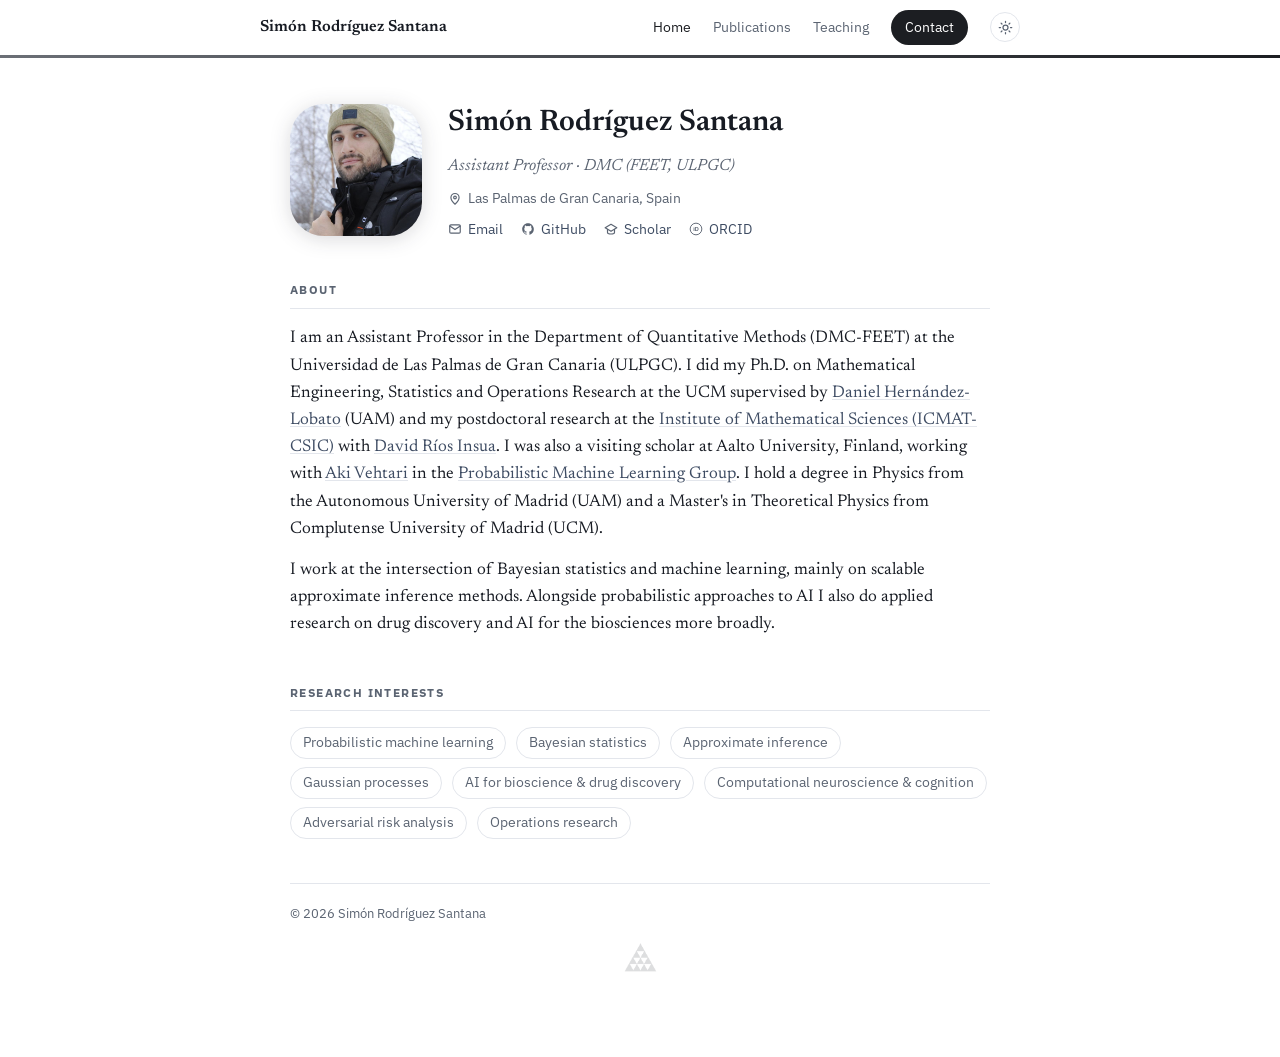
<file: index.html>
<!doctype html>
<html lang="en">
<head>
<meta charset="utf-8">
<script>try{if(localStorage.getItem('theme')==='dark')document.documentElement.setAttribute('data-theme','dark')}catch(e){}</script>
<meta name="viewport" content="width=device-width, initial-scale=1">
<title>Simón Rodríguez Santana</title>
<meta name="description" content="Simón Rodríguez Santana — Assistant Professor, Department of Quantitative Methods, Universidad de Las Palmas de Gran Canaria (ULPGC). Probabilistic machine learning, Bayesian statistics, approximate inference.">
<link rel="preconnect" href="https://fonts.gstatic.com" crossorigin>
<link rel="stylesheet" href="https://fonts.googleapis.com/css2?family=Newsreader:ital,wght@0,400;0,500;0,600;1,400;1,500&family=IBM+Plex+Sans:wght@400;500;600&family=IBM+Plex+Mono:wght@400;500&display=swap">
<link rel="stylesheet" href="style.css">
</head>
<body>

<header id="topbar">
  <div class="topbar-inner">
    <a class="topbar-brand" href="index.html">Simón Rodríguez Santana</a>
    <nav class="topbar-nav">
      <a href="index.html" class="active">Home</a>
      <a href="publications.html">Publications</a>
      <a href="teaching.html">Teaching</a>
      <a href="contact.html" class="button">Contact</a>
      <button class="theme-toggle" id="themeToggle" type="button" aria-label="Toggle dark mode">
        <svg class="icon-sun" viewBox="0 0 24 24" fill="none" stroke="currentColor" stroke-width="2" stroke-linecap="round" stroke-linejoin="round"><circle cx="12" cy="12" r="4"/><path d="M12 2v2M12 20v2M4.93 4.93l1.41 1.41M17.66 17.66l1.41 1.41M2 12h2M20 12h2M4.93 19.07l1.41-1.41M17.66 6.34l1.41-1.41"/></svg>
        <svg class="icon-moon" viewBox="0 0 24 24" fill="none" stroke="currentColor" stroke-width="2" stroke-linecap="round" stroke-linejoin="round"><path d="M21 12.8A9 9 0 1 1 11.2 3 7 7 0 0 0 21 12.8Z"/></svg>
      </button>
    </nav>
  </div>
</header>

<div class="page">

  <header class="hero">
    <img class="avatar" src="assets/photo.png" alt="Simón Rodríguez Santana">
    <div class="hero-text">
      <h1>Simón Rodríguez Santana</h1>
      <p class="title">Assistant Professor · DMC (FEET, ULPGC)</p>
      <ul class="quick-links">
        <li class="loc-row">
          <svg viewBox="0 0 24 24" fill="none" stroke="currentColor" stroke-width="2" stroke-linecap="round" stroke-linejoin="round"><path d="M12 21s-7-6.1-7-11.5A7 7 0 0 1 19 9.5C19 14.9 12 21 12 21Z"/><circle cx="12" cy="9.5" r="2.3"/></svg>
          <span>Las Palmas de Gran Canaria, Spain</span>
        </li>
        <li class="links-row">
          <span class="link-item">
            <svg viewBox="0 0 24 24" fill="none" stroke="currentColor" stroke-width="2" stroke-linecap="round" stroke-linejoin="round"><rect x="3" y="5" width="18" height="14" rx="2"/><path d="m3 7 9 6 9-6"/></svg>
            <a href="mailto:simon.rodriguez@ulpgc.es">Email</a>
          </span>
          <span class="link-item">
            <svg viewBox="0 0 24 24" fill="currentColor"><path d="M12 2C6.48 2 2 6.58 2 12.2c0 4.5 2.87 8.32 6.84 9.67.5.1.68-.22.68-.5 0-.24-.01-.87-.01-1.71-2.78.62-3.37-1.37-3.37-1.37-.46-1.2-1.11-1.52-1.11-1.52-.9-.63.07-.62.07-.62 1 .07 1.53 1.05 1.53 1.05.9 1.55 2.34 1.11 2.91.85.09-.66.35-1.11.64-1.36-2.22-.26-4.56-1.14-4.56-5.07 0-1.12.39-2.03 1.03-2.75-.1-.26-.45-1.31.1-2.73 0 0 .84-.27 2.75 1.05a9.3 9.3 0 0 1 5 0c1.9-1.32 2.74-1.05 2.74-1.05.56 1.42.21 2.47.1 2.73.65.72 1.03 1.63 1.03 2.75 0 3.94-2.34 4.8-4.57 5.06.36.32.68.94.68 1.9 0 1.37-.01 2.47-.01 2.81 0 .27.18.6.69.5A10.2 10.2 0 0 0 22 12.2C22 6.58 17.52 2 12 2Z"/></svg>
            <a href="https://github.com/simonrsantana" target="_blank" rel="noopener">GitHub</a>
          </span>
          <span class="link-item">
            <svg viewBox="0 0 24 24" fill="none" stroke="currentColor" stroke-width="2" stroke-linecap="round" stroke-linejoin="round"><path d="M22 10 12 4 2 10l10 6 10-6Z"/><path d="M6 12.5V18c0 1 2.5 2.5 6 2.5s6-1.5 6-2.5v-5.5"/></svg>
            <a href="https://scholar.google.com/citations?user=9x_tXzwAAAAJ&hl=en" target="_blank" rel="noopener">Scholar</a>
          </span>
          <span class="link-item">
            <svg viewBox="0 0 24 24" fill="none" stroke="currentColor" stroke-width="1.6"><circle cx="12" cy="12" r="10"/><text x="12" y="15.8" text-anchor="middle" font-family="Arial, sans-serif" font-size="9.5" font-weight="700" fill="currentColor" stroke="none">iD</text></svg>
            <a href="https://orcid.org/0000-0003-3760-0520" target="_blank" rel="noopener">ORCID</a>
          </span>
        </li>
      </ul>
    </div>
  </header>

  <section id="about">
    <h2>About</h2>
    <p>
      I am an Assistant Professor in the Department of Quantitative Methods (DMC-FEET) at the Universidad de Las Palmas de Gran
      Canaria (ULPGC). I did my Ph.D. on Mathematical Engineering, Statistics and Operations
      Research at the UCM supervised by <a href="https://dhnzl.org/" target="_blank" rel="noopener">Daniel Hernández-Lobato</a> (UAM) and my postdoctoral research at the <a href="https://www.icmat.es/" target="_blank" rel="noopener">Institute of
      Mathematical Sciences (ICMAT-CSIC)</a> with <a href="https://www.davidriosinsua.es/" target="_blank" rel="noopener">David Ríos Insua</a>. I was also a visiting scholar at Aalto University, Finland, working
      with <a href="https://users.aalto.fi/~ave/" target="_blank" rel="noopener">Aki Vehtari</a> in the <a href="https://research.cs.aalto.fi/pml/" target="_blank" rel="noopener">Probabilistic Machine Learning Group</a>. I hold a degree in Physics from the Autonomous University of Madrid (UAM) and a
      Master's in Theoretical Physics from Complutense University of Madrid (UCM).
    </p>
    <p>
      I work at the intersection of Bayesian statistics and machine learning, mainly on scalable approximate inference methods. Alongside probabilistic
      approaches to AI I also do applied research on drug discovery and AI for the biosciences more broadly.
    </p>
  </section>

  <section id="research">
    <h2>Research interests</h2>
    <ul class="interests">
      <li>Probabilistic machine learning</li>
      <li>Bayesian statistics</li>
      <li>Approximate inference</li>
      <li>Gaussian processes</li>
      <li>AI for bioscience &amp; drug discovery</li>
      <li>Computational neuroscience &amp; cognition</li>
      <li>Adversarial risk analysis</li>
      <li>Operations research</li>
    </ul>
  </section>

  <footer>
    <p>&copy; <span id="year"></span> Simón Rodríguez Santana</p>
  </footer>
  <div class="watermark" aria-hidden="true"></div>
  <script>document.getElementById('year').textContent = new Date().getFullYear();</script>

</div>
  <script src="assets/theme.js"></script>
</body>
</html>
</file>
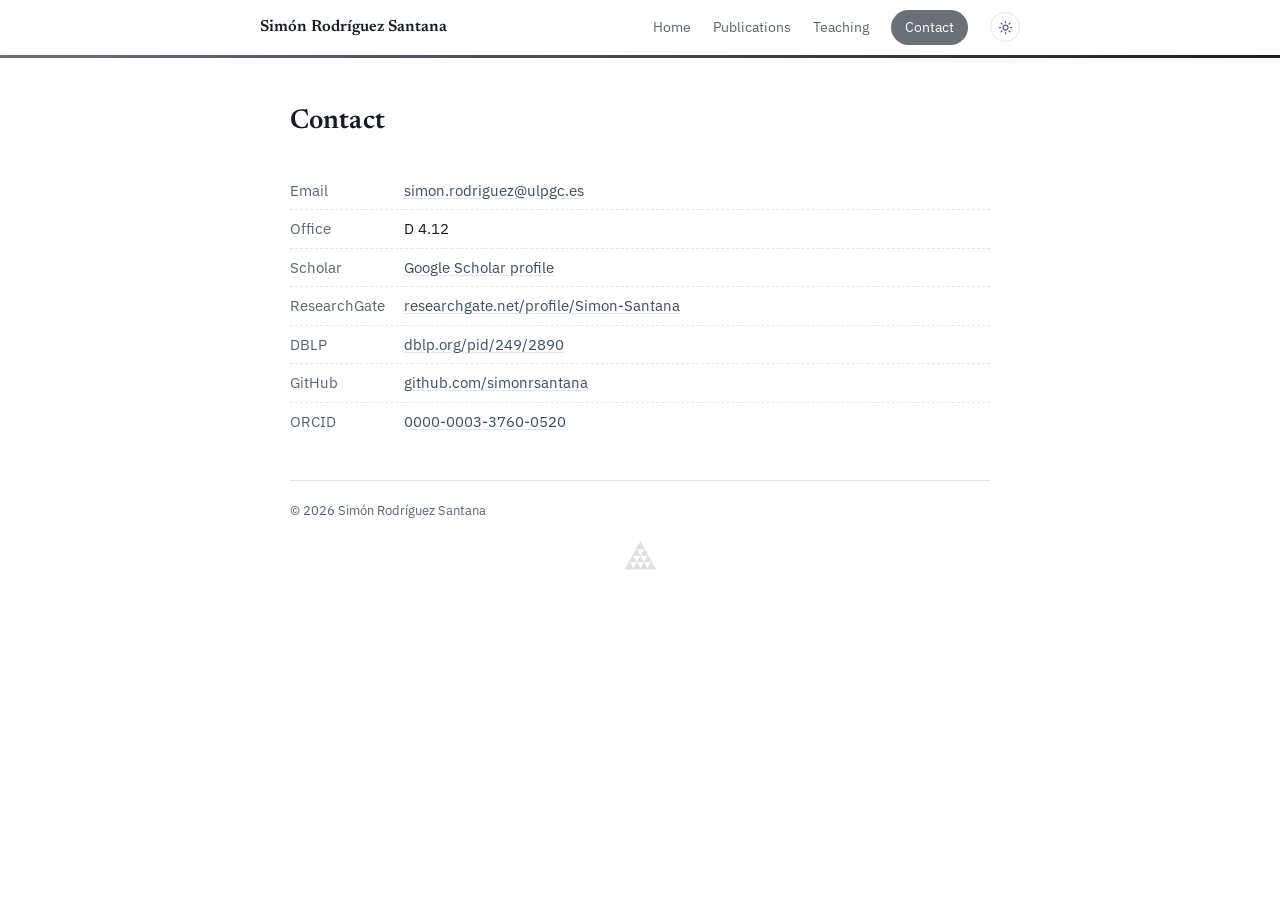
<file: contact.html>
<!doctype html>
<html lang="en">
<head>
<meta charset="utf-8">
<script>try{if(localStorage.getItem('theme')==='dark')document.documentElement.setAttribute('data-theme','dark')}catch(e){}</script>
<meta name="viewport" content="width=device-width, initial-scale=1">
<title>Contact — Simón Rodríguez Santana</title>
<meta name="description" content="Contact details for Simón Rodríguez Santana, Assistant Professor at Universidad de Las Palmas de Gran Canaria (ULPGC).">
<link rel="preconnect" href="https://fonts.gstatic.com" crossorigin>
<link rel="stylesheet" href="https://fonts.googleapis.com/css2?family=Newsreader:ital,wght@0,400;0,500;0,600;1,400;1,500&family=IBM+Plex+Sans:wght@400;500;600&family=IBM+Plex+Mono:wght@400;500&display=swap">
<link rel="stylesheet" href="style.css">
</head>
<body>

<header id="topbar">
  <div class="topbar-inner">
    <a class="topbar-brand" href="index.html">Simón Rodríguez Santana</a>
    <nav class="topbar-nav">
      <a href="index.html">Home</a>
      <a href="publications.html">Publications</a>
      <a href="teaching.html">Teaching</a>
      <a href="contact.html" class="button active">Contact</a>
      <button class="theme-toggle" id="themeToggle" type="button" aria-label="Toggle dark mode">
        <svg class="icon-sun" viewBox="0 0 24 24" fill="none" stroke="currentColor" stroke-width="2" stroke-linecap="round" stroke-linejoin="round"><circle cx="12" cy="12" r="4"/><path d="M12 2v2M12 20v2M4.93 4.93l1.41 1.41M17.66 17.66l1.41 1.41M2 12h2M20 12h2M4.93 19.07l1.41-1.41M17.66 6.34l1.41-1.41"/></svg>
        <svg class="icon-moon" viewBox="0 0 24 24" fill="none" stroke="currentColor" stroke-width="2" stroke-linecap="round" stroke-linejoin="round"><path d="M21 12.8A9 9 0 1 1 11.2 3 7 7 0 0 0 21 12.8Z"/></svg>
      </button>
    </nav>
  </div>
</header>

<div class="page">

  <h1>Contact</h1>

  <dl class="contact-list">
    <div><dt>Email</dt><dd><a href="mailto:simon.rodriguez@ulpgc.es">simon.rodriguez@ulpgc.es</a></dd></div>
    <div><dt>Office</dt><dd>D 4.12</dd></div>
    <div><dt>Scholar</dt><dd><a href="https://scholar.google.com/citations?user=9x_tXzwAAAAJ&hl=en" target="_blank" rel="noopener">Google Scholar profile</a></dd></div>
    <div><dt>ResearchGate</dt><dd><a href="https://www.researchgate.net/profile/Simon-Santana" target="_blank" rel="noopener">researchgate.net/profile/Simon-Santana</a></dd></div>
    <div><dt>DBLP</dt><dd><a href="https://dblp.org/pid/249/2890.html" target="_blank" rel="noopener">dblp.org/pid/249/2890</a></dd></div>
    <div><dt>GitHub</dt><dd><a href="https://github.com/simonrsantana" target="_blank" rel="noopener">github.com/simonrsantana</a></dd></div>
    <div><dt>ORCID</dt><dd><a href="https://orcid.org/0000-0003-3760-0520" target="_blank" rel="noopener">0000-0003-3760-0520</a></dd></div>
    <!-- Add a row for LinkedIn or a CV link the same way if you'd like them included -->
  </dl>

  <footer>
    <p>&copy; <span id="year"></span> Simón Rodríguez Santana</p>
  </footer>
  <div class="watermark" aria-hidden="true"></div>
  <script>document.getElementById('year').textContent = new Date().getFullYear();</script>

</div>
  <script src="assets/theme.js"></script>
</body>
</html>
</file>
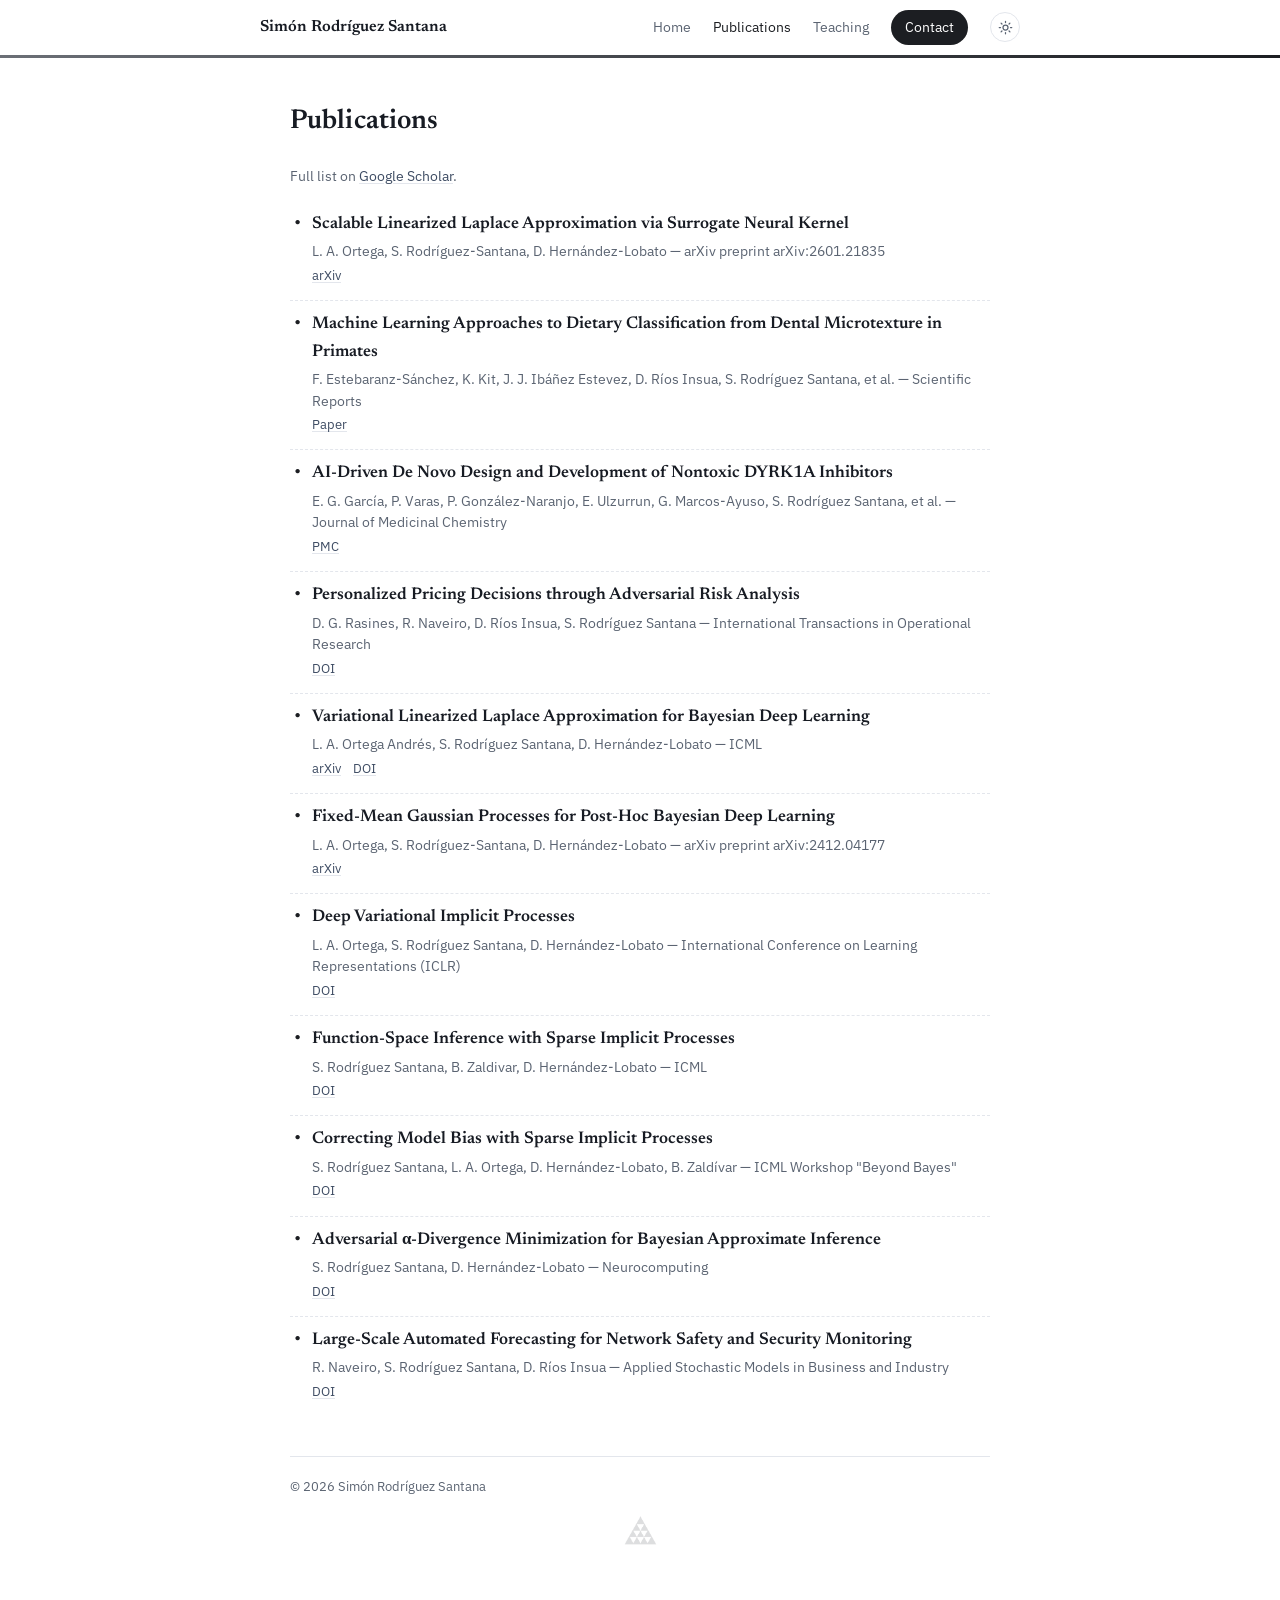
<file: publications.html>
<!doctype html>
<html lang="en">
<head>
<meta charset="utf-8">
<script>try{if(localStorage.getItem('theme')==='dark')document.documentElement.setAttribute('data-theme','dark')}catch(e){}</script>
<meta name="viewport" content="width=device-width, initial-scale=1">
<title>Publications — Simón Rodríguez Santana</title>
<meta name="description" content="Publications by Simón Rodríguez Santana in Bayesian machine learning, approximate inference, and applications to drug discovery and adversarial risk analysis.">
<link rel="preconnect" href="https://fonts.gstatic.com" crossorigin>
<link rel="stylesheet" href="https://fonts.googleapis.com/css2?family=Newsreader:ital,wght@0,400;0,500;0,600;1,400;1,500&family=IBM+Plex+Sans:wght@400;500;600&family=IBM+Plex+Mono:wght@400;500&display=swap">
<link rel="stylesheet" href="style.css">
</head>
<body>

<header id="topbar">
  <div class="topbar-inner">
    <a class="topbar-brand" href="index.html">Simón Rodríguez Santana</a>
    <nav class="topbar-nav">
      <a href="index.html">Home</a>
      <a href="publications.html" class="active">Publications</a>
      <a href="teaching.html">Teaching</a>
      <a href="contact.html" class="button">Contact</a>
      <button class="theme-toggle" id="themeToggle" type="button" aria-label="Toggle dark mode">
        <svg class="icon-sun" viewBox="0 0 24 24" fill="none" stroke="currentColor" stroke-width="2" stroke-linecap="round" stroke-linejoin="round"><circle cx="12" cy="12" r="4"/><path d="M12 2v2M12 20v2M4.93 4.93l1.41 1.41M17.66 17.66l1.41 1.41M2 12h2M20 12h2M4.93 19.07l1.41-1.41M17.66 6.34l1.41-1.41"/></svg>
        <svg class="icon-moon" viewBox="0 0 24 24" fill="none" stroke="currentColor" stroke-width="2" stroke-linecap="round" stroke-linejoin="round"><path d="M21 12.8A9 9 0 1 1 11.2 3 7 7 0 0 0 21 12.8Z"/></svg>
      </button>
    </nav>
  </div>
</header>

<div class="page">

  <h1>Publications</h1>

  <p class="pub-note">
    Full list on <a href="https://scholar.google.com/citations?user=9x_tXzwAAAAJ&hl=en" target="_blank" rel="noopener">Google Scholar</a>.
  </p>

  <ul class="pub-list">
    <li class="pub">
      <span class="pub-title">Scalable Linearized Laplace Approximation via Surrogate Neural Kernel</span>
      <span class="pub-meta">L. A. Ortega, S. Rodríguez-Santana, D. Hernández-Lobato — arXiv preprint arXiv:2601.21835</span>
      <span class="pub-links"><a href="https://arxiv.org/abs/2601.21835" target="_blank" rel="noopener">arXiv</a></span>
    </li>
    <li class="pub">
      <span class="pub-title">Machine Learning Approaches to Dietary Classification from Dental Microtexture in Primates</span>
      <span class="pub-meta">F. Estebaranz-Sánchez, K. Kit, J. J. Ibáñez Estevez, D. Ríos Insua, S. Rodríguez Santana, et al. — Scientific Reports</span>
      <span class="pub-links"><a href="https://www.nature.com/articles/s41598-026-47350-8" target="_blank" rel="noopener">Paper</a></span>
    </li>
    <li class="pub">
      <span class="pub-title">AI-Driven De Novo Design and Development of Nontoxic DYRK1A Inhibitors</span>
      <span class="pub-meta">E. G. García, P. Varas, P. González-Naranjo, E. Ulzurrun, G. Marcos-Ayuso, S. Rodríguez Santana, et al. — Journal of Medicinal Chemistry</span>
      <span class="pub-links"><a href="https://pmc.ncbi.nlm.nih.gov/articles/PMC12105006/" target="_blank" rel="noopener">PMC</a></span>
    </li>
    <li class="pub">
      <span class="pub-title">Personalized Pricing Decisions through Adversarial Risk Analysis</span>
      <span class="pub-meta">D. G. Rasines, R. Naveiro, D. Ríos Insua, S. Rodríguez Santana — International Transactions in Operational Research</span>
      <span class="pub-links"><a href="https://doi.org/10.1111/itor.13545" target="_blank" rel="noopener">DOI</a></span>
    </li>
    <li class="pub">
      <span class="pub-title">Variational Linearized Laplace Approximation for Bayesian Deep Learning</span>
      <span class="pub-meta">L. A. Ortega Andrés, S. Rodríguez Santana, D. Hernández-Lobato — ICML</span>
      <span class="pub-links"><a href="https://arxiv.org/abs/2302.12565" target="_blank" rel="noopener">arXiv</a><a href="https://doi.org/10.48550/arXiv.2302.12565" target="_blank" rel="noopener">DOI</a></span>
    </li>
    <li class="pub">
      <span class="pub-title">Fixed-Mean Gaussian Processes for Post-Hoc Bayesian Deep Learning</span>
      <span class="pub-meta">L. A. Ortega, S. Rodríguez-Santana, D. Hernández-Lobato — arXiv preprint arXiv:2412.04177</span>
      <span class="pub-links"><a href="https://arxiv.org/abs/2412.04177" target="_blank" rel="noopener">arXiv</a></span>
    </li>
    <li class="pub">
      <span class="pub-title">Deep Variational Implicit Processes</span>
      <span class="pub-meta">L. A. Ortega, S. Rodríguez Santana, D. Hernández-Lobato — International Conference on Learning Representations (ICLR)</span>
      <span class="pub-links"><a href="https://doi.org/10.48550/arXiv.2206.06720" target="_blank" rel="noopener">DOI</a></span>
    </li>
    <li class="pub">
      <span class="pub-title">Function-Space Inference with Sparse Implicit Processes</span>
      <span class="pub-meta">S. Rodríguez Santana, B. Zaldivar, D. Hernández-Lobato — ICML</span>
      <span class="pub-links"><a href="https://doi.org/10.48550/arXiv.2110.07618" target="_blank" rel="noopener">DOI</a></span>
    </li>
    <li class="pub">
      <span class="pub-title">Correcting Model Bias with Sparse Implicit Processes</span>
      <span class="pub-meta">S. Rodríguez Santana, L. A. Ortega, D. Hernández-Lobato, B. Zaldívar — ICML Workshop "Beyond Bayes"</span>
      <span class="pub-links"><a href="https://doi.org/10.48550/arXiv.2207.10673" target="_blank" rel="noopener">DOI</a></span>
    </li>
    <li class="pub">
      <span class="pub-title">Adversarial α-Divergence Minimization for Bayesian Approximate Inference</span>
      <span class="pub-meta">S. Rodríguez Santana, D. Hernández-Lobato — Neurocomputing</span>
      <span class="pub-links"><a href="https://doi.org/10.1016/j.neucom.2020.09.076" target="_blank" rel="noopener">DOI</a></span>
    </li>
    <li class="pub">
      <span class="pub-title">Large-Scale Automated Forecasting for Network Safety and Security Monitoring</span>
      <span class="pub-meta">R. Naveiro, S. Rodríguez Santana, D. Ríos Insua — Applied Stochastic Models in Business and Industry</span>
      <span class="pub-links"><a href="https://doi.org/10.1002/asmb.2436" target="_blank" rel="noopener">DOI</a></span>
    </li>
  </ul>

  <footer>
    <p>&copy; <span id="year"></span> Simón Rodríguez Santana</p>
  </footer>
  <div class="watermark" aria-hidden="true"></div>
  <script>document.getElementById('year').textContent = new Date().getFullYear();</script>

</div>
  <script src="assets/theme.js"></script>
</body>
</html>
</file>
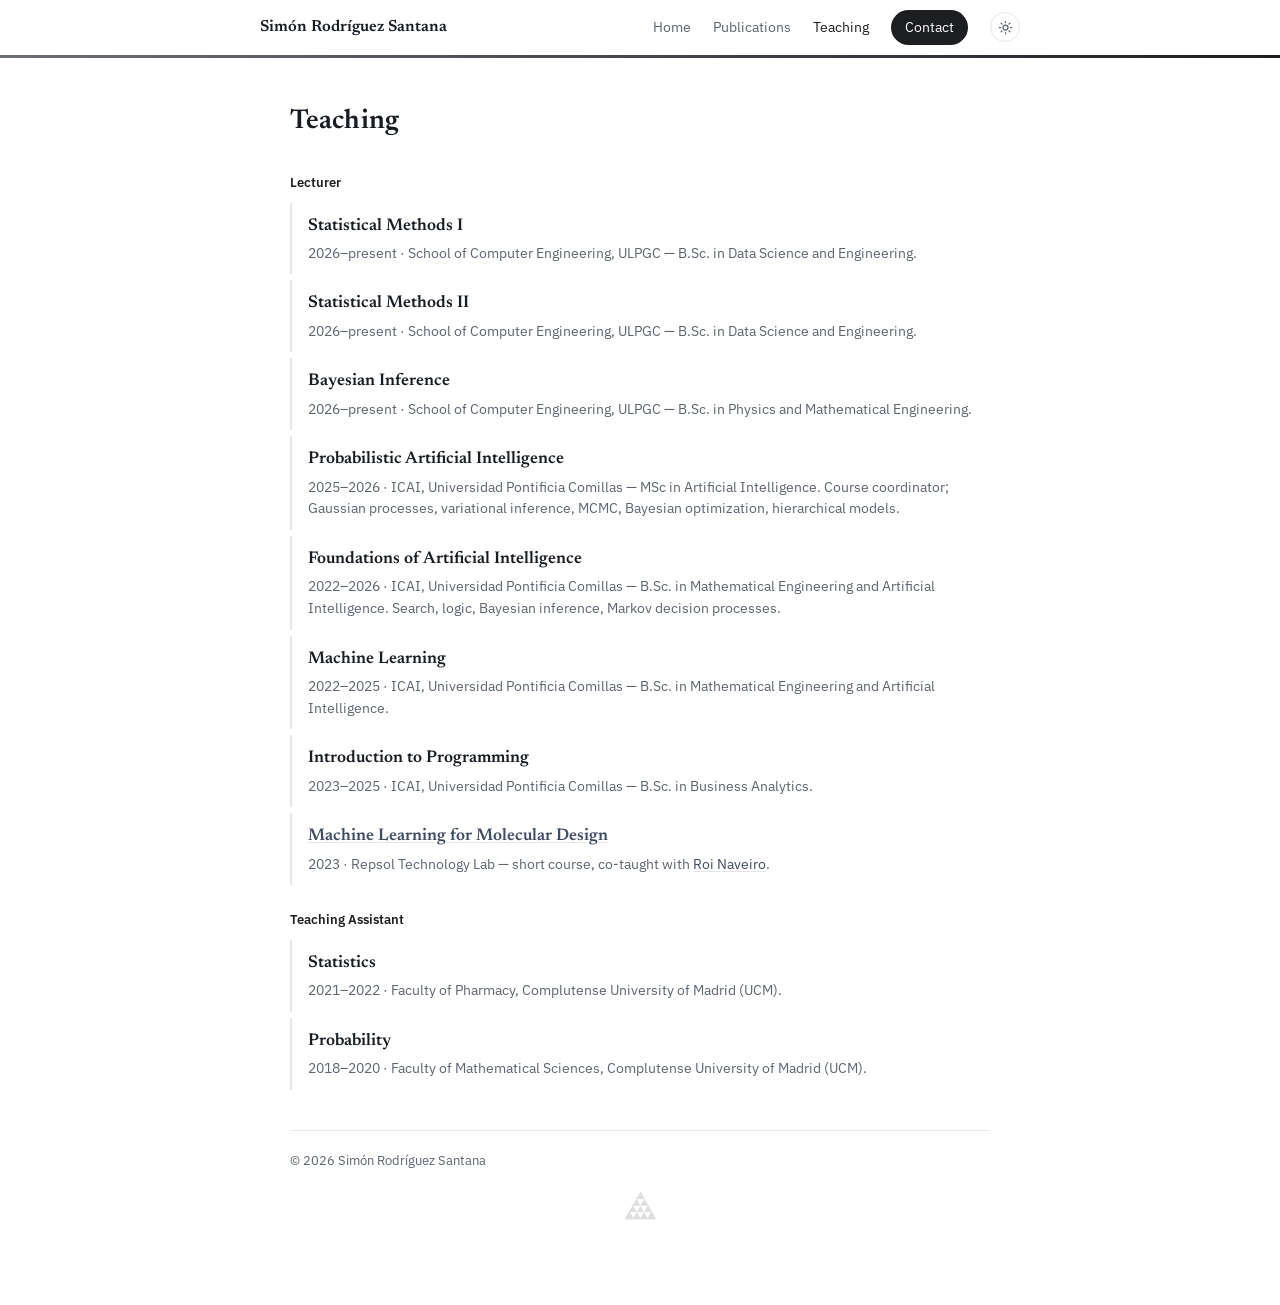
<file: teaching.html>
<!doctype html>
<html lang="en">
<head>
<meta charset="utf-8">
<script>try{if(localStorage.getItem('theme')==='dark')document.documentElement.setAttribute('data-theme','dark')}catch(e){}</script>
<meta name="viewport" content="width=device-width, initial-scale=1">
<title>Teaching — Simón Rodríguez Santana</title>
<meta name="description" content="Courses taught by Simón Rodríguez Santana at ULPGC and Universidad Pontificia Comillas.">
<link rel="preconnect" href="https://fonts.gstatic.com" crossorigin>
<link rel="stylesheet" href="https://fonts.googleapis.com/css2?family=Newsreader:ital,wght@0,400;0,500;0,600;1,400;1,500&family=IBM+Plex+Sans:wght@400;500;600&family=IBM+Plex+Mono:wght@400;500&display=swap">
<link rel="stylesheet" href="style.css">
</head>
<body>

<header id="topbar">
  <div class="topbar-inner">
    <a class="topbar-brand" href="index.html">Simón Rodríguez Santana</a>
    <nav class="topbar-nav">
      <a href="index.html">Home</a>
      <a href="publications.html">Publications</a>
      <a href="teaching.html" class="active">Teaching</a>
      <a href="contact.html" class="button">Contact</a>
      <button class="theme-toggle" id="themeToggle" type="button" aria-label="Toggle dark mode">
        <svg class="icon-sun" viewBox="0 0 24 24" fill="none" stroke="currentColor" stroke-width="2" stroke-linecap="round" stroke-linejoin="round"><circle cx="12" cy="12" r="4"/><path d="M12 2v2M12 20v2M4.93 4.93l1.41 1.41M17.66 17.66l1.41 1.41M2 12h2M20 12h2M4.93 19.07l1.41-1.41M17.66 6.34l1.41-1.41"/></svg>
        <svg class="icon-moon" viewBox="0 0 24 24" fill="none" stroke="currentColor" stroke-width="2" stroke-linecap="round" stroke-linejoin="round"><path d="M21 12.8A9 9 0 1 1 11.2 3 7 7 0 0 0 21 12.8Z"/></svg>
      </button>
    </nav>
  </div>
</header>

<div class="page">

  <h1>Teaching</h1>

  <h3>Lecturer</h3>
  <ul class="course-list">
    <li class="course">
      <span class="course-title">Statistical Methods I</span>
      <span class="course-meta">2026–present · School of Computer Engineering, ULPGC — B.Sc. in Data Science and Engineering.</span>
    </li>
    <li class="course">
      <span class="course-title">Statistical Methods II</span>
      <span class="course-meta">2026–present · School of Computer Engineering, ULPGC — B.Sc. in Data Science and Engineering.</span>
    </li>
    <li class="course">
      <span class="course-title">Bayesian Inference</span>
      <span class="course-meta">2026–present · School of Computer Engineering, ULPGC — B.Sc. in Physics and Mathematical Engineering.</span>
    </li>
    <li class="course">
      <span class="course-title">Probabilistic Artificial Intelligence</span>
      <span class="course-meta">2025–2026 · ICAI, Universidad Pontificia Comillas — MSc in Artificial Intelligence. Course coordinator; Gaussian processes, variational inference, MCMC, Bayesian optimization, hierarchical models.</span>
    </li>
    <li class="course">
      <span class="course-title">Foundations of Artificial Intelligence</span>
      <span class="course-meta">2022–2026 · ICAI, Universidad Pontificia Comillas — B.Sc. in Mathematical Engineering and Artificial Intelligence. Search, logic, Bayesian inference, Markov decision processes.</span>
    </li>
    <li class="course">
      <span class="course-title">Machine Learning</span>
      <span class="course-meta">2022–2025 · ICAI, Universidad Pontificia Comillas — B.Sc. in Mathematical Engineering and Artificial Intelligence.</span>
    </li>
    <li class="course">
      <span class="course-title">Introduction to Programming</span>
      <span class="course-meta">2023–2025 · ICAI, Universidad Pontificia Comillas — B.Sc. in Business Analytics.</span>
    </li>
    <li class="course">
      <span class="course-title"><a href="https://roinaveiro.github.io/ml4md-course/" target="_blank" rel="noopener">Machine Learning for Molecular Design</a></span>
      <span class="course-meta">2023 · Repsol Technology Lab — short course, co-taught with <a href="https://roinaveiro.github.io/" target="_blank" rel="noopener">Roi Naveiro</a>.</span>
    </li>
  </ul>

  <h3>Teaching Assistant</h3>
  <ul class="course-list">
    <li class="course">
      <span class="course-title">Statistics</span>
      <span class="course-meta">2021–2022 · Faculty of Pharmacy, Complutense University of Madrid (UCM).</span>
    </li>
    <li class="course">
      <span class="course-title">Probability</span>
      <span class="course-meta">2018–2020 · Faculty of Mathematical Sciences, Complutense University of Madrid (UCM).</span>
    </li>
  </ul>

  <footer>
    <p>&copy; <span id="year"></span> Simón Rodríguez Santana</p>
  </footer>
  <div class="watermark" aria-hidden="true"></div>
  <script>document.getElementById('year').textContent = new Date().getFullYear();</script>

</div>
  <script src="assets/theme.js"></script>
</body>
</html>
</file>
<file: style.css>
/* ---------- tokens ---------- */
:root {
  --bg: #ffffff;
  --surface: #f6f7f9;
  --text: #171b23;
  --text-muted: #5b6472;
  --rule: #e3e6ec;
  --accent: #1c1e22;
  --accent-soft: #1c1e2210;
  --accent2: #6b6f76;
  --link: #3e4c63;
  --on-accent: #ffffff;
  --serif: "Newsreader", "Iowan Old Style", "Palatino Linotype", Palatino, Georgia, serif;
  --sans: "IBM Plex Sans", -apple-system, BlinkMacSystemFont, "Segoe UI", Helvetica, Arial, sans-serif;
  --mono: "IBM Plex Mono", ui-monospace, "SF Mono", Menlo, Consolas, monospace;
  --max-w: 700px;
}

:root[data-theme="dark"] {
  --bg: #11141a;
  --surface: #181c24;
  --text: #e7eaf0;
  --text-muted: #939bab;
  --rule: #2a2f3a;
  --accent: #eef0f3;
  --accent-soft: #eef0f31a;
  --accent2: #9aa0aa;
  --link: #adbdd4;
  --on-accent: #11141a;
}

* { box-sizing: border-box; }

html { color-scheme: light; }
html[data-theme="dark"] { color-scheme: dark; }

body {
  margin: 0;
  background: var(--bg);
  color: var(--text);
  font-family: var(--serif);
  font-size: 17px;
  line-height: 1.6;
  padding: 0 20px;
  padding-top: 76px;
}


.page {
  max-width: var(--max-w);
  margin: 0 auto;
  padding-block: 24px 80px;
}

/* ---------- top bar (fixed) ---------- */
#topbar {
  position: fixed;
  top: 0;
  left: 0;
  right: 0;
  height: 56px;
  background: var(--bg);
  border-bottom: 1px solid var(--rule);
  z-index: 100;
}

#topbar::after {
  content: "";
  position: absolute;
  left: 0;
  right: 0;
  bottom: -3px;
  height: 3px;
  background: linear-gradient(90deg, var(--accent2), var(--accent));
}

.topbar-inner {
  max-width: 800px;
  height: 100%;
  margin: 0 auto;
  padding: 0 20px;
  display: flex;
  align-items: center;
  justify-content: space-between;
  gap: 20px;
}

.topbar-brand {
  font-family: var(--serif);
  font-weight: 600;
  font-size: 1rem;
  color: var(--text);
  text-decoration: none;
  white-space: nowrap;
  overflow: hidden;
  text-overflow: ellipsis;
}

.topbar-nav {
  display: flex;
  align-items: center;
  gap: 22px;
  font-family: var(--sans);
  font-size: 0.88rem;
  flex-shrink: 0;
}

.topbar-nav a {
  color: var(--text-muted);
  text-decoration: none;
}

.topbar-nav a:hover,
.topbar-nav a.active {
  color: var(--accent);
}

.topbar-nav a.button {
  color: var(--on-accent);
  background: var(--accent);
  padding: 6px 14px;
  border-radius: 999px;
}

.topbar-nav a.button:hover,
.topbar-nav a.button.active {
  background: var(--accent2);
  color: var(--on-accent);
}

.theme-toggle {
  display: inline-flex;
  align-items: center;
  justify-content: center;
  width: 30px;
  height: 30px;
  flex-shrink: 0;
  border: 1px solid var(--rule);
  border-radius: 999px;
  background: none;
  color: var(--text-muted);
  cursor: pointer;
  padding: 0;
}

.theme-toggle:hover {
  color: var(--accent);
  border-color: var(--accent2);
}

.theme-toggle svg {
  width: 15px;
  height: 15px;
}

.theme-toggle .icon-moon { display: none; }
:root[data-theme="dark"] .theme-toggle .icon-sun { display: none; }
:root[data-theme="dark"] .theme-toggle .icon-moon { display: block; }

/* ---------- header ---------- */
header.hero {
  display: flex;
  gap: 26px;
  align-items: center;
  margin: 0 0 40px;
}

.avatar {
  width: 132px;
  height: 132px;
  object-fit: cover;
  flex-shrink: 0;
  border-radius: 34px;
  filter: drop-shadow(0 3px 10px rgba(23, 27, 35, 0.16));
}

.page > h1 {
  font-family: var(--serif);
  font-size: 1.7rem;
  font-weight: 600;
  margin: 0 0 28px;
  letter-spacing: 0.1px;
  text-wrap: balance;
}

.hero-text h1 {
  font-size: 1.85rem;
  font-weight: 600;
  margin: 0 0 6px;
  letter-spacing: 0.1px;
  text-wrap: balance;
}

.hero-text .title {
  margin: 0 0 2px;
  color: var(--text-muted);
  font-size: 1.02rem;
  font-style: italic;
}

ul.quick-links {
  list-style: none;
  margin: 8px 0 0;
  padding: 0;
  display: flex;
  flex-direction: column;
  gap: 8px;
  font-family: var(--sans);
  font-size: 0.88rem;
  color: var(--text-muted);
}

ul.quick-links li.loc-row {
  display: flex;
  align-items: center;
  gap: 6px;
}

ul.quick-links li.links-row {
  display: flex;
  flex-wrap: wrap;
  align-items: center;
  row-gap: 6px;
  column-gap: 18px;
}

ul.quick-links .link-item {
  display: flex;
  align-items: center;
  gap: 6px;
}

ul.quick-links svg {
  width: 14px;
  height: 14px;
  flex-shrink: 0;
  color: var(--text-muted);
}

ul.quick-links a {
  color: var(--link);
  text-decoration: none;
}

ul.quick-links a:hover { color: var(--accent2); }

/* ---------- sections ---------- */
section { margin-bottom: 44px; }

h2 {
  font-family: var(--sans);
  font-size: 0.78rem;
  text-transform: uppercase;
  letter-spacing: 1.4px;
  color: var(--text-muted);
  margin: 0 0 16px;
  padding-bottom: 8px;
  border-bottom: 1px solid var(--rule);
}

p { margin: 0 0 14px; }

a {
  color: var(--link);
  text-decoration: underline;
  text-decoration-color: var(--rule);
  text-underline-offset: 2px;
}
a:hover {
  color: var(--accent2);
  text-decoration-color: currentColor;
}

/* ---------- interests ---------- */
ul.interests {
  list-style: none;
  margin: 0;
  padding: 0;
  display: flex;
  flex-wrap: wrap;
  gap: 8px 10px;
}

ul.interests li {
  font-family: var(--sans);
  font-size: 0.85rem;
  color: var(--text-muted);
  border: 1px solid var(--rule);
  border-radius: 999px;
  padding: 4px 12px;
}

.pub-note {
  font-family: var(--sans);
  font-size: 0.85rem;
  color: var(--text-muted);
  margin-top: -6px;
}

/* ---------- publications ---------- */
ul.pub-list {
  list-style: none;
  margin: 0;
  padding: 0;
}

.pub {
  padding: 10px 0 10px 22px;
  position: relative;
  border-bottom: 1px dashed var(--rule);
}

.pub:last-child { border-bottom: none; }

.pub::before {
  content: "\2022";
  position: absolute;
  left: 4px;
  color: var(--accent);
  font-size: 1.1rem;
  line-height: 1.3;
}

.pub .pub-title { font-weight: 600; }

.pub .pub-meta {
  display: block;
  font-family: var(--sans);
  font-size: 0.85rem;
  color: var(--text-muted);
  margin-top: 3px;
}

.pub .pub-links {
  font-family: var(--sans);
  font-size: 0.82rem;
  margin-top: 4px;
}

.pub .pub-links a { margin-right: 12px; }

/* ---------- teaching ---------- */
h3 {
  font-family: var(--sans);
  font-size: 0.82rem;
  font-weight: 600;
  color: var(--accent);
  margin: 24px 0 10px;
}

h3:first-of-type { margin-top: 0; }

ul.course-list {
  list-style: none;
  margin: 0;
  padding: 0;
}

.course {
  padding: 10px 0 10px 16px;
  border-left: 2px solid var(--rule);
}

.course + .course { margin-top: 6px; }

.course-title {
  display: block;
  font-weight: 600;
}

.course-meta {
  display: block;
  font-family: var(--sans);
  font-size: 0.85rem;
  color: var(--text-muted);
  margin-top: 3px;
}

/* ---------- contact ---------- */
dl.contact-list {
  font-family: var(--sans);
  font-size: 0.92rem;
  margin: 0;
}

dl.contact-list > div {
  display: flex;
  gap: 14px;
  padding: 7px 0;
  border-bottom: 1px dashed var(--rule);
}

dl.contact-list > div:last-child { border-bottom: none; }

dl.contact-list dt {
  width: 100px;
  flex-shrink: 0;
  color: var(--text-muted);
}

dl.contact-list dd { margin: 0; }

/* ---------- footer ---------- */
footer {
  margin-top: 40px;
  padding-top: 20px;
  border-top: 1px solid var(--rule);
  font-family: var(--sans);
  font-size: 0.8rem;
  color: var(--text-muted);
}

.watermark {
  width: 39px;
  height: 39px;
  margin: 14px auto 0;
  background: var(--text);
  opacity: 0.16;
  -webkit-mask-image: url("assets/watermark.png");
  mask-image: url("assets/watermark.png");
  -webkit-mask-size: contain;
  mask-size: contain;
  -webkit-mask-repeat: no-repeat;
  mask-repeat: no-repeat;
  -webkit-mask-position: center;
  mask-position: center;
}

/* ---------- responsive ---------- */
@media (max-width: 600px) {
  .topbar-brand { display: none; }
  .topbar-inner { justify-content: center; }
  .topbar-nav { gap: 14px; font-size: 0.82rem; }
}

@media (max-width: 480px) {
  header.hero { flex-direction: column; align-items: flex-start; text-align: left; }
  .avatar { width: 84px; height: 84px; border-radius: 22px; }
}
</file>
